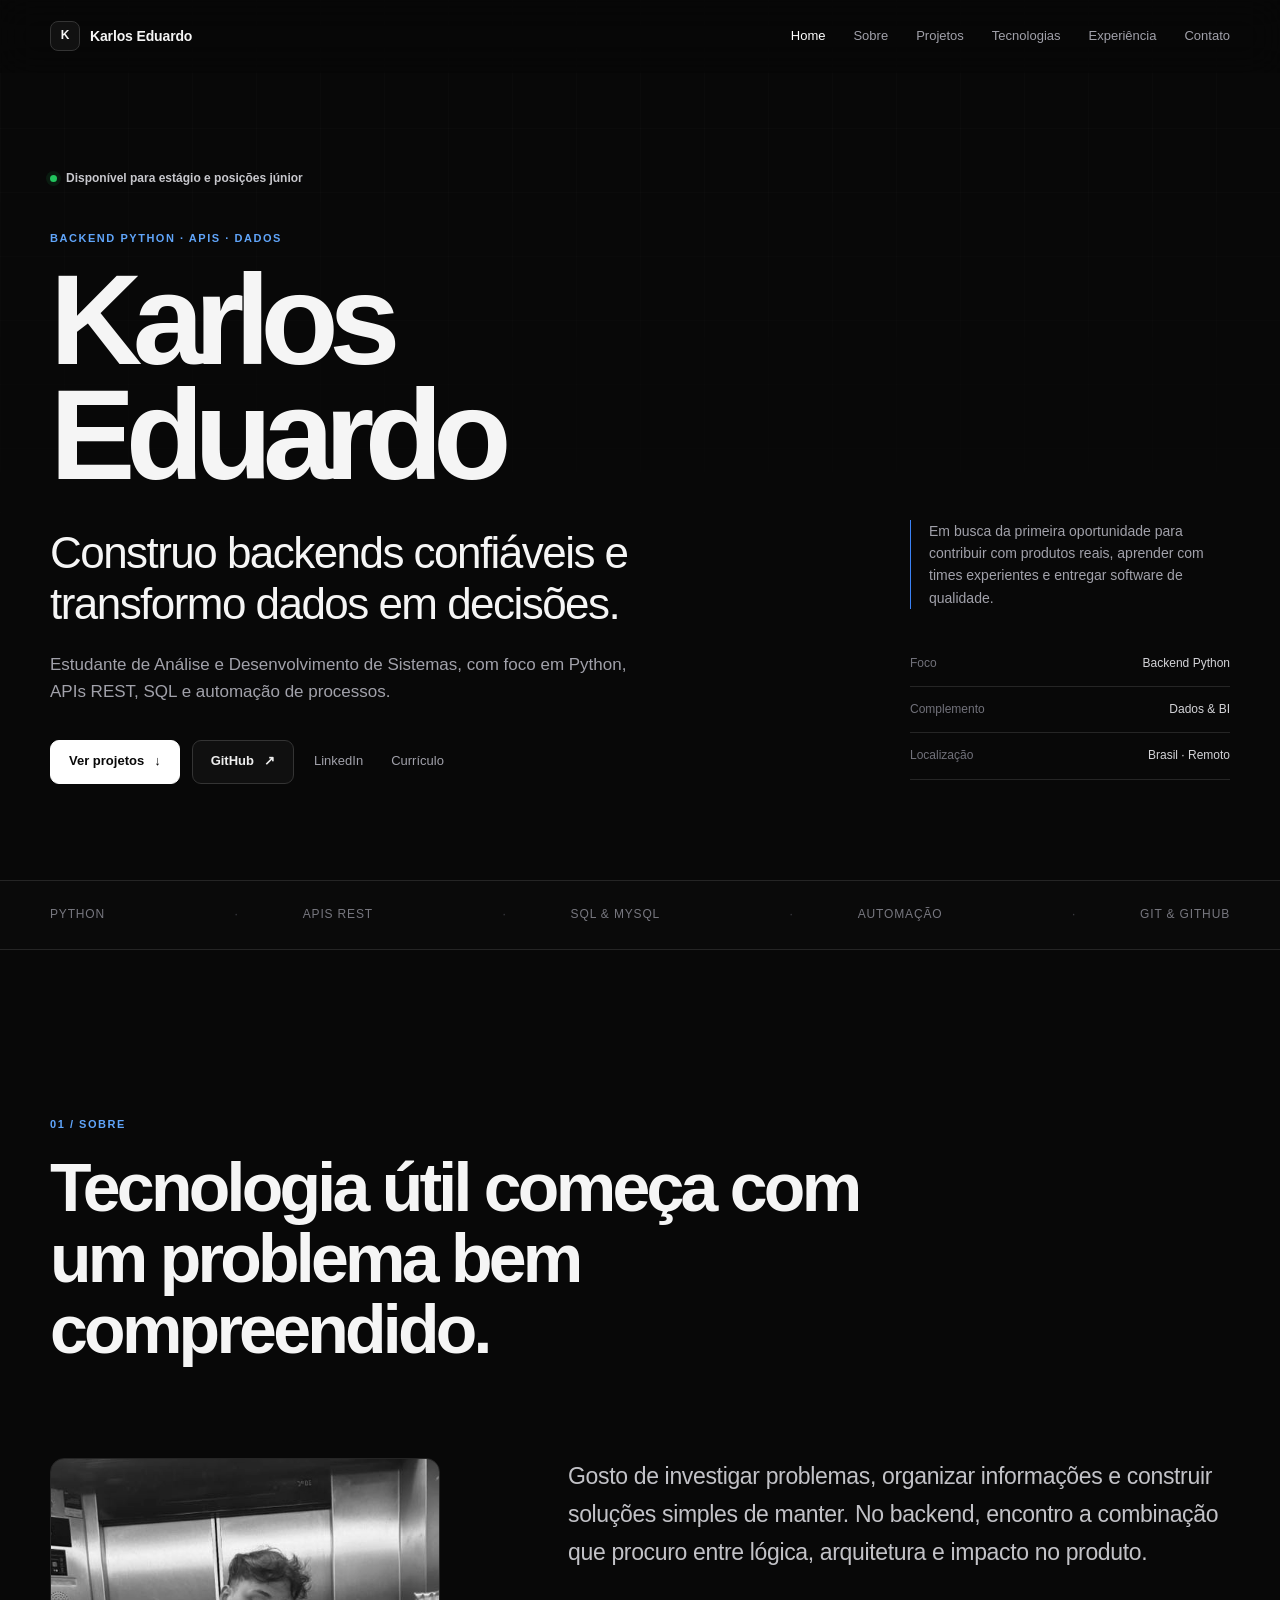
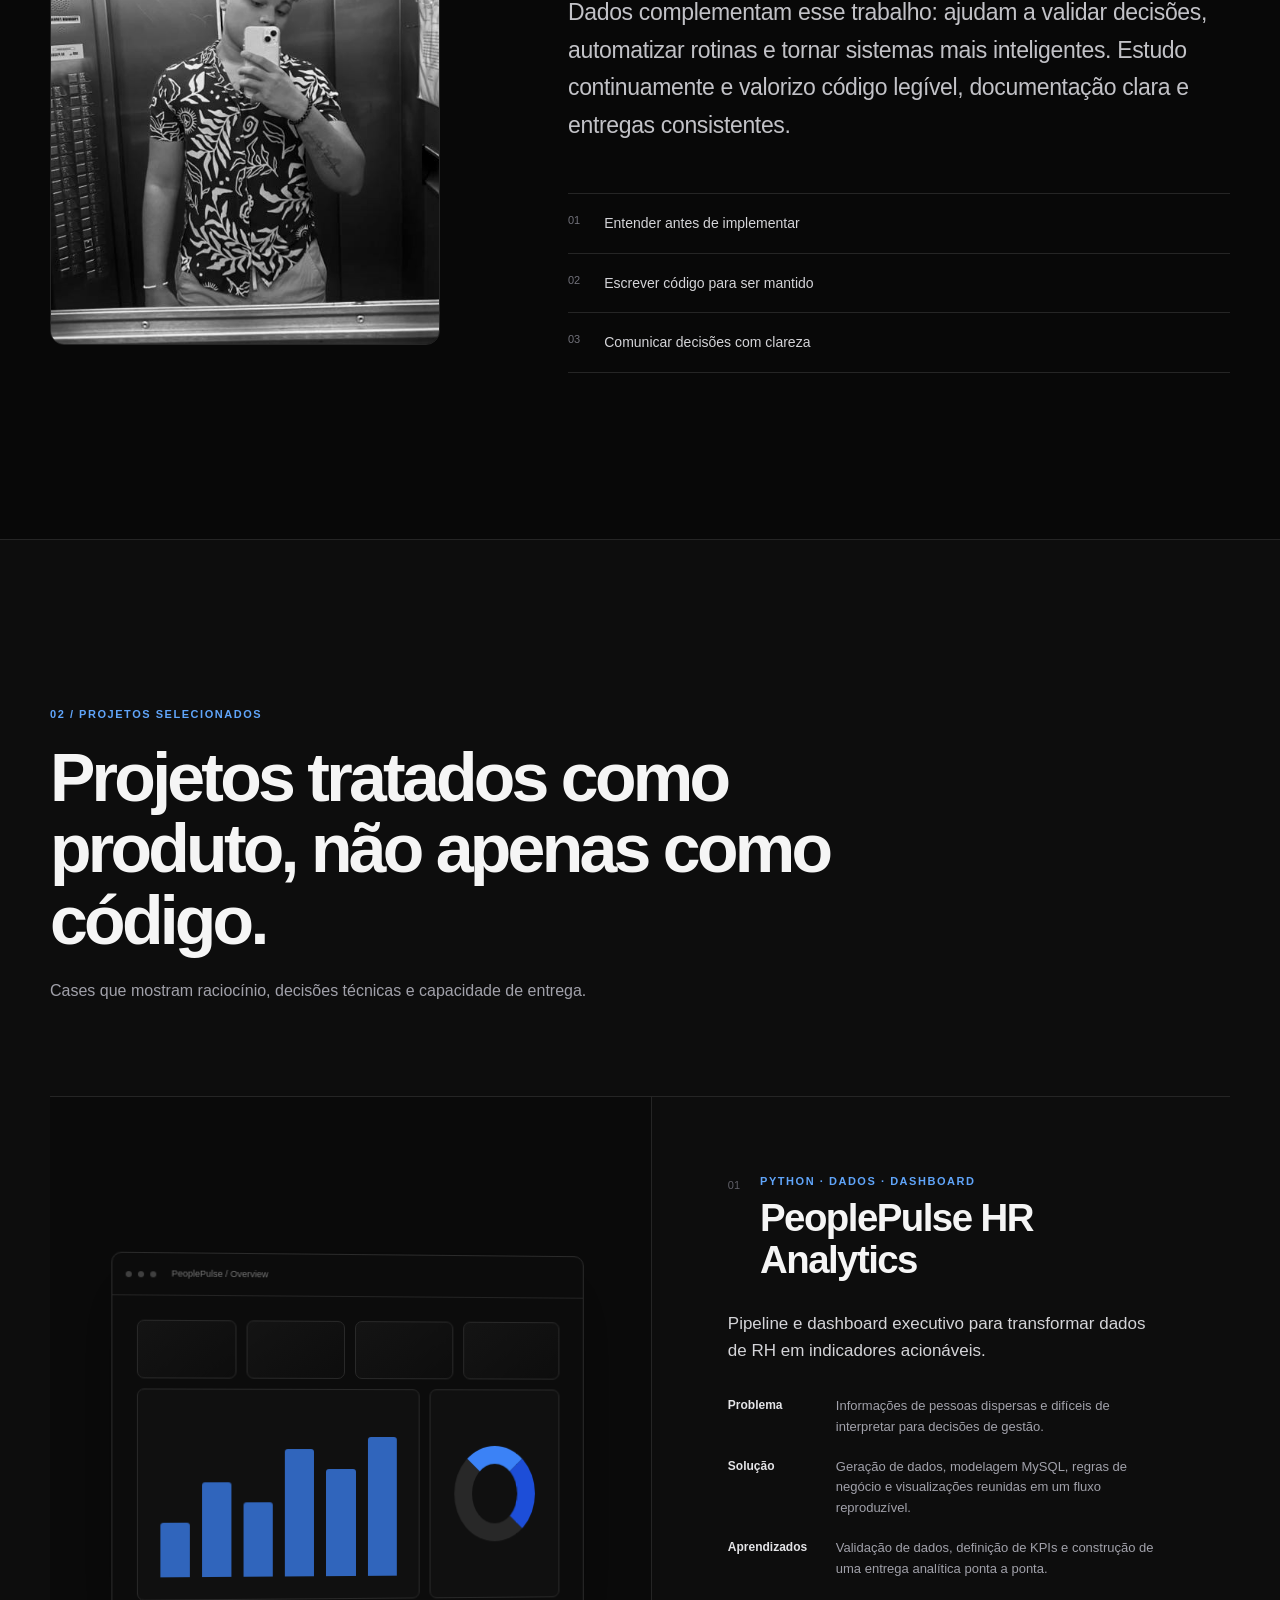
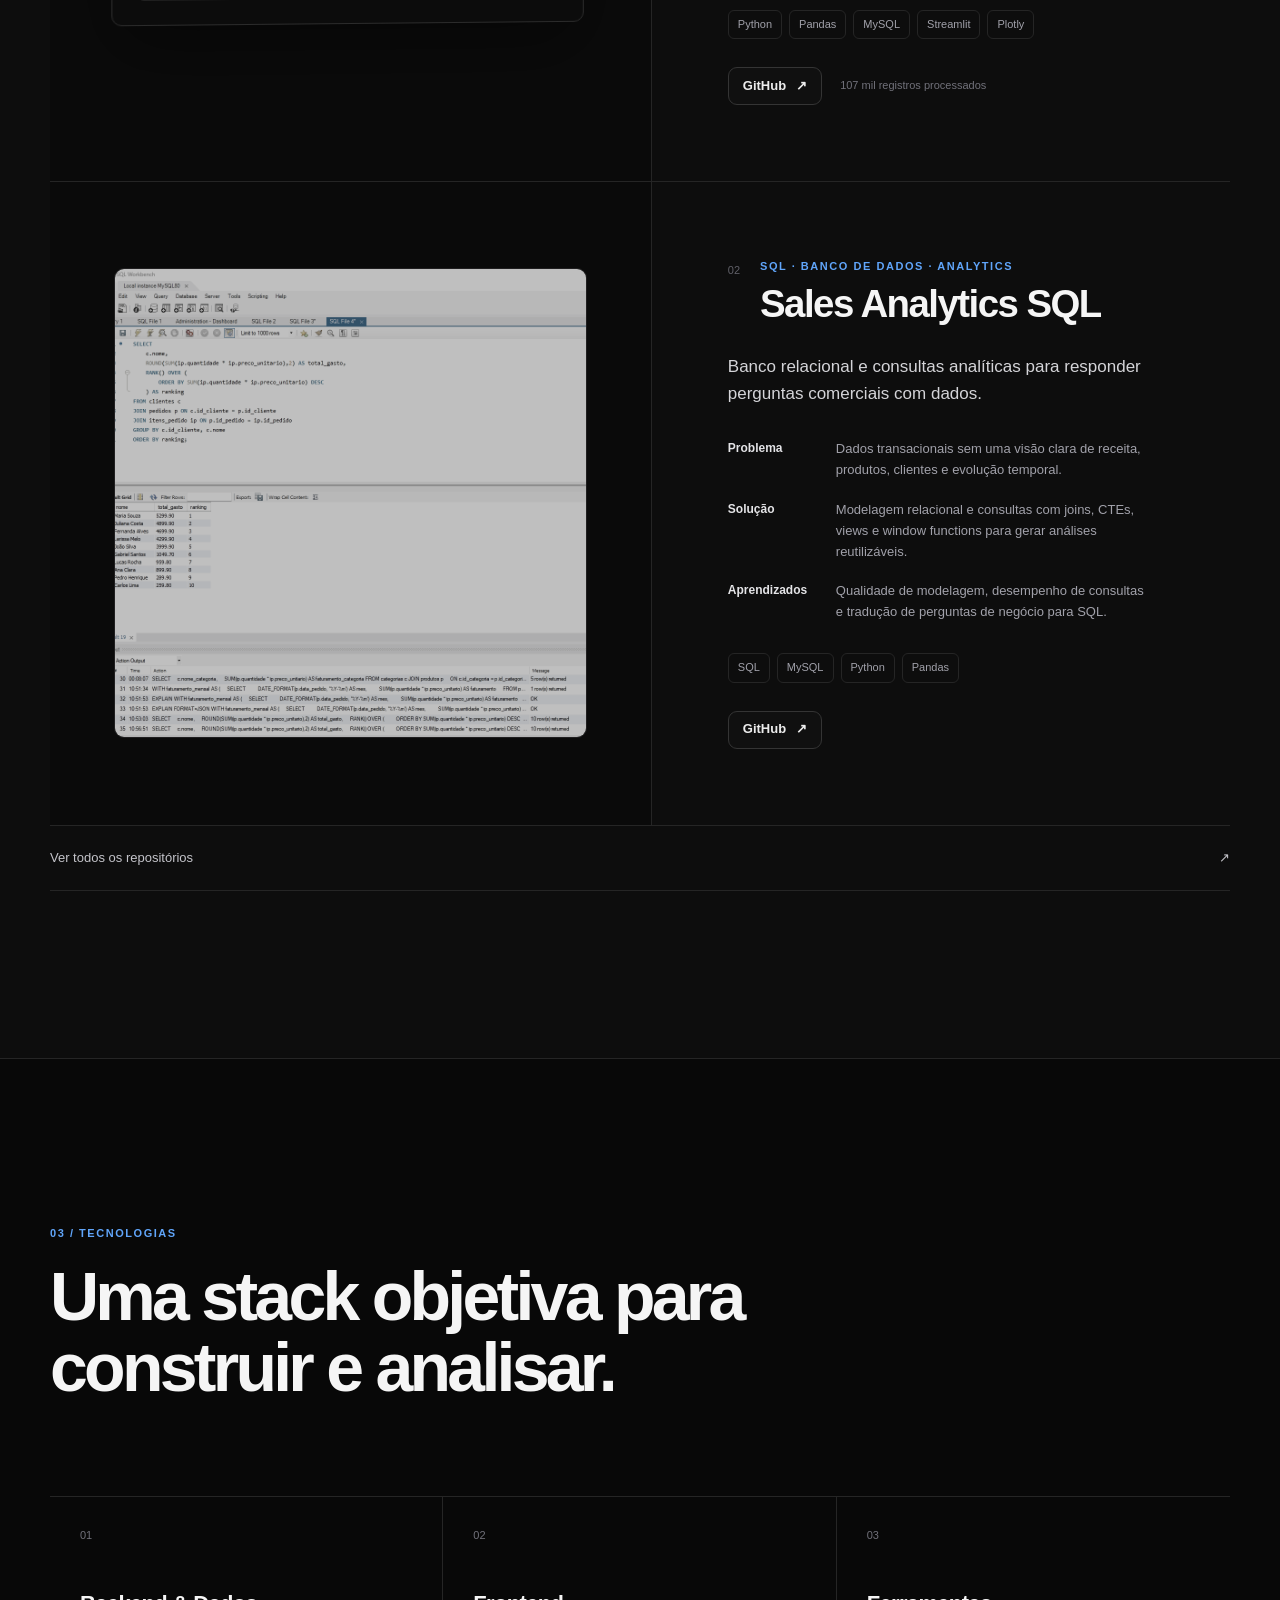
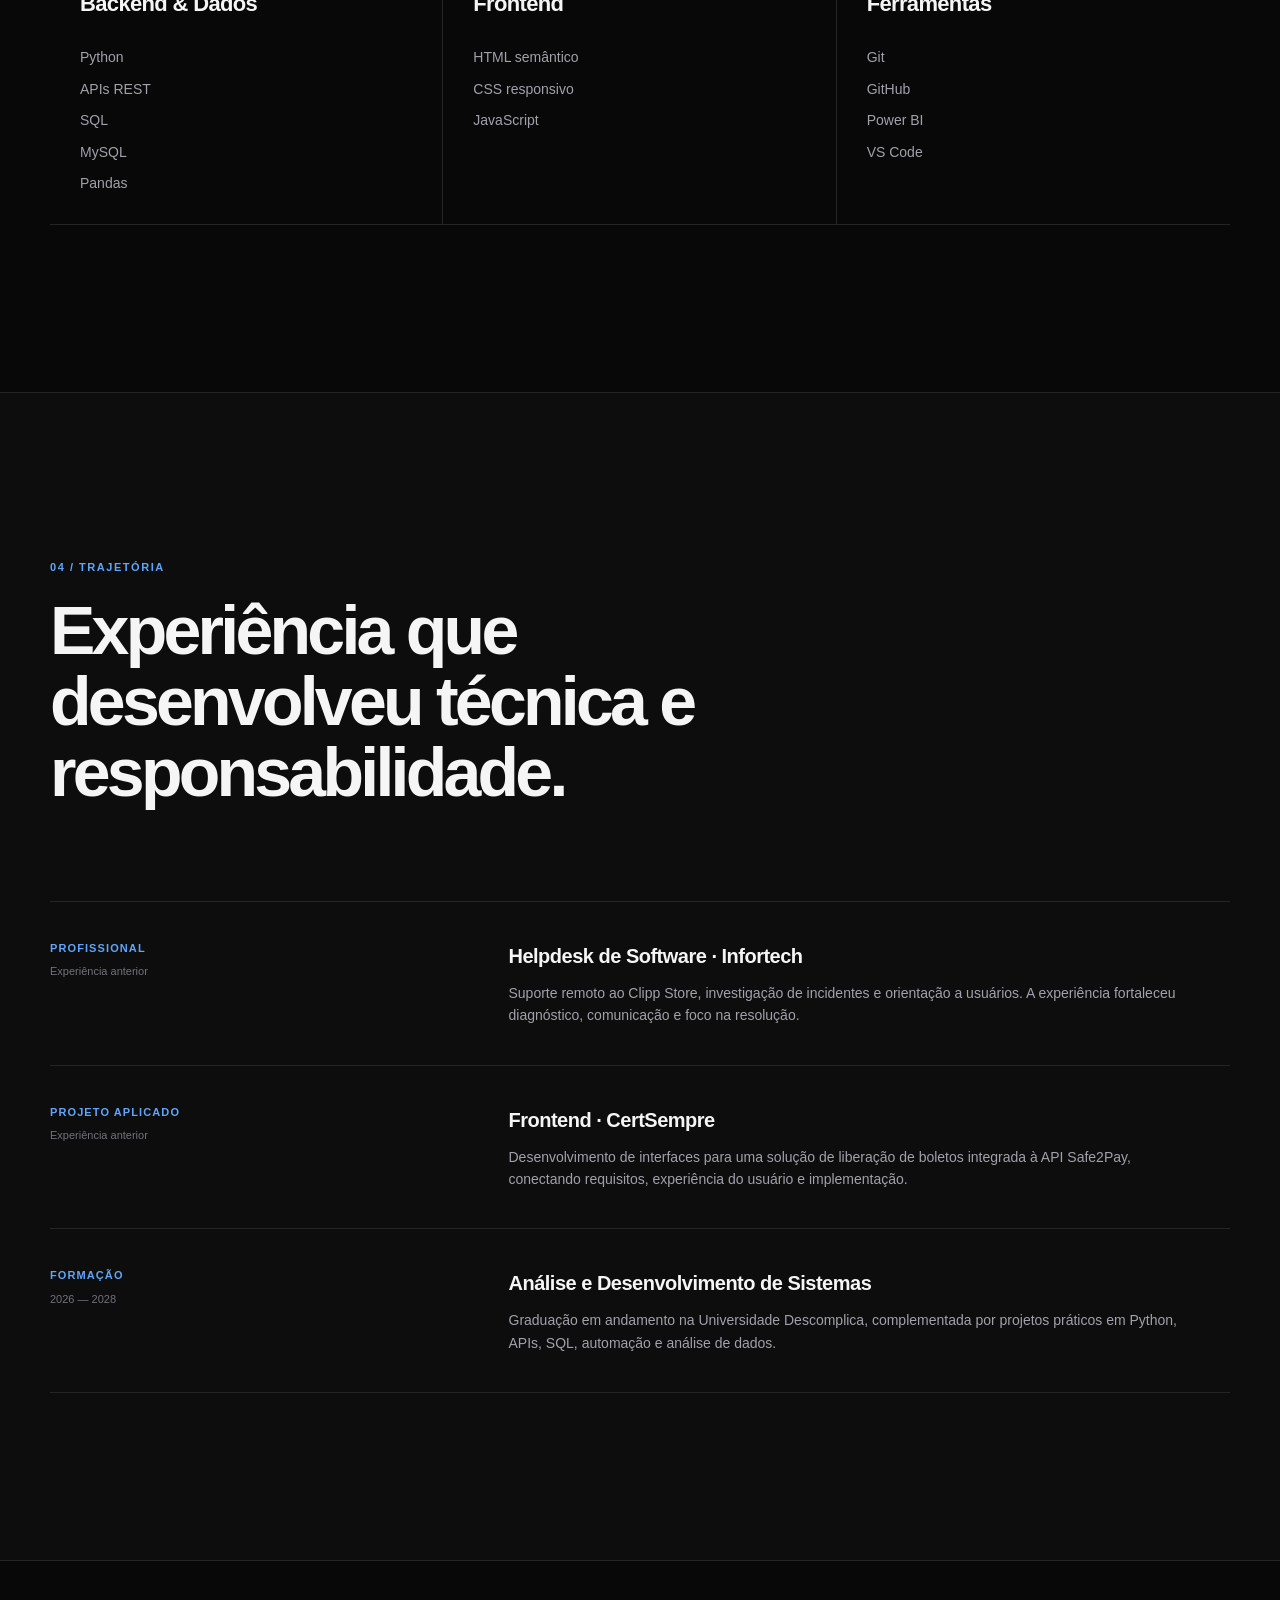
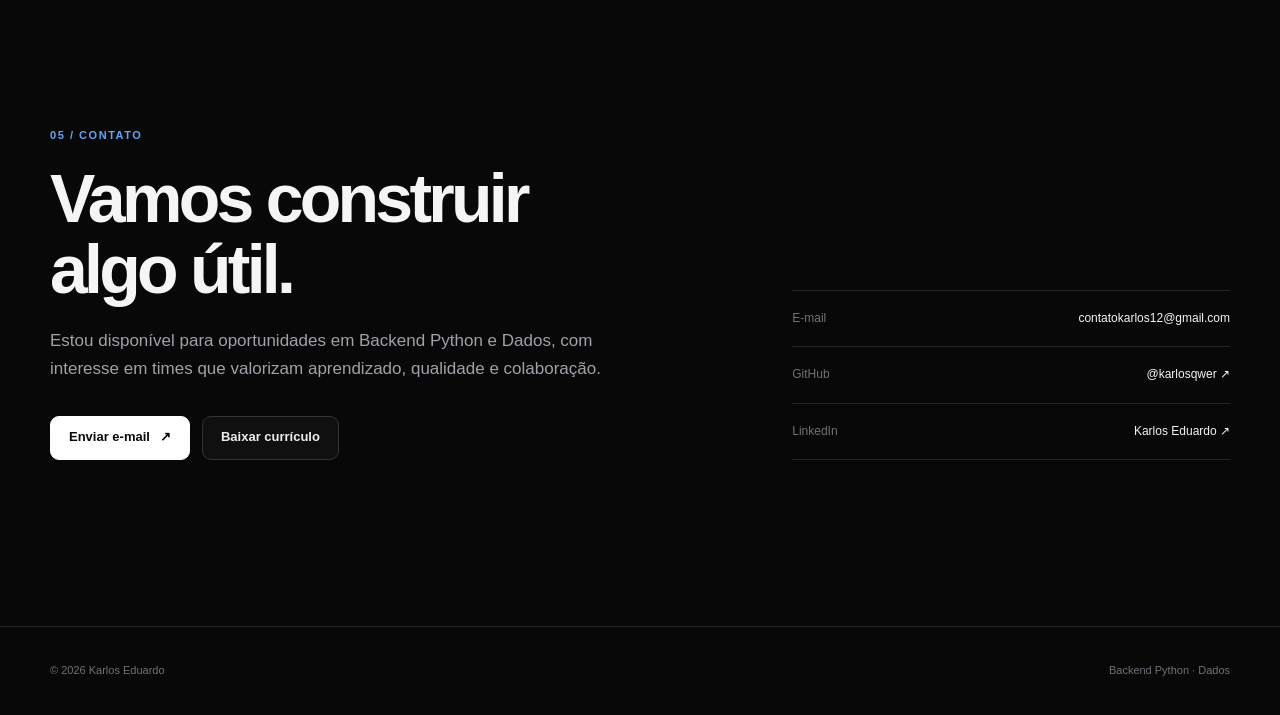
<file: index.html>
<!doctype html>
<html lang="pt-BR">
<head>
  <meta charset="utf-8">
  <meta name="viewport" content="width=device-width, initial-scale=1">
  <meta name="description" content="Portfólio de Karlos Eduardo, desenvolvedor Backend Python com foco em APIs, automação, SQL e soluções orientadas por dados.">
  <meta name="author" content="Karlos Eduardo">
  <meta name="theme-color" content="#080808">
  <meta name="color-scheme" content="dark">
  <meta property="og:type" content="website">
  <meta property="og:locale" content="pt_BR">
  <meta property="og:title" content="Karlos Eduardo — Backend Python & Dados">
  <meta property="og:description" content="Backend Python, APIs e dados transformados em soluções confiáveis.">
  <meta property="og:image" content="assets/images/imagens_projetos/print-projeto.png">
  <meta name="twitter:card" content="summary_large_image">
  <meta name="twitter:title" content="Karlos Eduardo — Backend Python & Dados">
  <meta name="twitter:description" content="Backend Python, APIs e dados transformados em soluções confiáveis.">
  <meta name="twitter:image" content="assets/images/imagens_projetos/print-projeto.png">
  <title>Karlos Eduardo — Backend Python & Dados</title>
  <link rel="icon" href="assets/images/favicon/favicon.ico">
  <link rel="stylesheet" href="assets/styles/style.css">
  <script type="application/ld+json">
    {
      "@context": "https://schema.org",
      "@type": "Person",
      "name": "Karlos Eduardo",
      "url": "https://github.com/karlosqwer",
      "email": "mailto:contatokarlos12@gmail.com",
      "jobTitle": "Desenvolvedor Backend Python",
      "sameAs": [
        "https://github.com/karlosqwer",
        "https://www.linkedin.com/in/karlos-eduardo-414016253/"
      ],
      "knowsAbout": ["Python", "APIs REST", "SQL", "MySQL", "Análise de dados", "Power BI"]
    }
  </script>
</head>
<body>
  <a class="skip-link" href="#conteudo">Pular para o conteúdo</a>

  <header class="site-header" data-header>
    <nav class="nav container" aria-label="Navegação principal">
      <a class="brand" href="#inicio" aria-label="Karlos Eduardo, início">
        <span class="brand-symbol" aria-hidden="true">K</span>
        <span>Karlos Eduardo</span>
      </a>

      <button class="menu-toggle" type="button" aria-label="Abrir menu" aria-expanded="false" aria-controls="nav-links">
        <span></span><span></span>
      </button>

      <div class="nav-links" id="nav-links">
        <a href="#inicio">Home</a>
        <a href="#sobre">Sobre</a>
        <a href="#projetos">Projetos</a>
        <a href="#tecnologias">Tecnologias</a>
        <a href="#experiencia">Experiência</a>
        <a href="#contato">Contato</a>
      </div>
    </nav>
  </header>

  <main id="conteudo">
    <section class="hero container" id="inicio" aria-labelledby="hero-title">
      <div class="hero-content reveal">
        <p class="status"><span aria-hidden="true"></span> Disponível para estágio e posições júnior</p>
        <p class="kicker">Backend Python · APIs · Dados</p>
        <h1 id="hero-title">Karlos Eduardo</h1>
        <p class="hero-statement">Construo backends confiáveis e transformo dados em decisões.</p>
        <p class="hero-description">
          Estudante de Análise e Desenvolvimento de Sistemas, com foco em Python,
          APIs REST, SQL e automação de processos.
        </p>
        <div class="hero-actions" aria-label="Links principais">
          <a class="button button-primary" href="#projetos">Ver projetos <span aria-hidden="true">↓</span></a>
          <a class="button" href="https://github.com/karlosqwer" target="_blank" rel="noopener noreferrer">GitHub <span aria-hidden="true">↗</span></a>
          <a class="text-action" href="https://www.linkedin.com/in/karlos-eduardo-414016253/" target="_blank" rel="noopener noreferrer">LinkedIn</a>
          <a class="text-action" href="assets/dowloands/Curriculo de Karlos.pdf" download>Currículo</a>
        </div>
      </div>
      <aside class="hero-note reveal" aria-label="Resumo profissional">
        <p>Em busca da primeira oportunidade para contribuir com produtos reais, aprender com times experientes e entregar software de qualidade.</p>
        <dl>
          <div><dt>Foco</dt><dd>Backend Python</dd></div>
          <div><dt>Complemento</dt><dd>Dados & BI</dd></div>
          <div><dt>Localização</dt><dd>Brasil · Remoto</dd></div>
        </dl>
      </aside>
    </section>

    <section class="signal-strip" aria-label="Principais competências">
      <div class="container signal-list">
        <span>Python</span>
        <span>APIs REST</span>
        <span>SQL & MySQL</span>
        <span>Automação</span>
        <span>Git & GitHub</span>
      </div>
    </section>

    <section class="section container" id="sobre" aria-labelledby="about-title">
      <div class="section-intro reveal">
        <p class="section-index">01 / Sobre</p>
        <h2 id="about-title">Tecnologia útil começa com um problema bem compreendido.</h2>
      </div>
      <div class="about-layout">
        <figure class="portrait reveal">
          <img src="assets/images/fotos/imagem-perfil.png" alt="Retrato de Karlos Eduardo" width="638" height="636" loading="lazy" decoding="async">
        </figure>
        <div class="about-copy reveal">
          <p>
            Gosto de investigar problemas, organizar informações e construir soluções
            simples de manter. No backend, encontro a combinação que procuro entre
            lógica, arquitetura e impacto no produto.
          </p>
          <p>
            Dados complementam esse trabalho: ajudam a validar decisões, automatizar
            rotinas e tornar sistemas mais inteligentes. Estudo continuamente e
            valorizo código legível, documentação clara e entregas consistentes.
          </p>
          <ul class="principles" aria-label="Princípios de trabalho">
            <li><span>01</span> Entender antes de implementar</li>
            <li><span>02</span> Escrever código para ser mantido</li>
            <li><span>03</span> Comunicar decisões com clareza</li>
          </ul>
        </div>
      </div>
    </section>

    <section class="section projects-section" id="projetos" aria-labelledby="projects-title">
      <div class="container">
        <div class="section-intro reveal">
          <p class="section-index">02 / Projetos selecionados</p>
          <h2 id="projects-title">Projetos tratados como produto, não apenas como código.</h2>
          <p>Cases que mostram raciocínio, decisões técnicas e capacidade de entrega.</p>
        </div>

        <article class="case reveal">
          <div class="case-visual case-dashboard" aria-label="Prévia visual do dashboard PeoplePulse">
            <div class="dashboard-shell">
              <div class="dashboard-top"><span></span><span></span><span></span><strong>PeoplePulse / Overview</strong></div>
              <div class="dashboard-body">
                <div class="dashboard-kpis"><i></i><i></i><i></i><i></i></div>
                <div class="dashboard-grid">
                  <div class="chart-bars"><b></b><b></b><b></b><b></b><b></b><b></b></div>
                  <div class="chart-ring"></div>
                </div>
              </div>
            </div>
          </div>
          <div class="case-content">
            <div class="case-heading">
              <span class="case-number">01</span>
              <div><p class="case-type">Python · Dados · Dashboard</p><h3>PeoplePulse HR Analytics</h3></div>
            </div>
            <p class="case-summary">Pipeline e dashboard executivo para transformar dados de RH em indicadores acionáveis.</p>
            <div class="case-details">
              <div><h4>Problema</h4><p>Informações de pessoas dispersas e difíceis de interpretar para decisões de gestão.</p></div>
              <div><h4>Solução</h4><p>Geração de dados, modelagem MySQL, regras de negócio e visualizações reunidas em um fluxo reproduzível.</p></div>
              <div><h4>Aprendizados</h4><p>Validação de dados, definição de KPIs e construção de uma entrega analítica ponta a ponta.</p></div>
            </div>
            <ul class="tech-list" aria-label="Tecnologias do PeoplePulse">
              <li>Python</li><li>Pandas</li><li>MySQL</li><li>Streamlit</li><li>Plotly</li>
            </ul>
            <div class="case-actions">
              <a class="button button-small" href="https://github.com/karlosqwer/hr-analytics" target="_blank" rel="noopener noreferrer">GitHub <span aria-hidden="true">↗</span></a>
              <span class="case-metric">107 mil registros processados</span>
            </div>
          </div>
        </article>

        <article class="case reveal">
          <div class="case-visual">
            <img src="assets/images/imagens_projetos/sales-analytics.png" alt="Consulta SQL com ranking de clientes no MySQL Workbench" width="1108" height="998" loading="lazy" decoding="async">
          </div>
          <div class="case-content">
            <div class="case-heading">
              <span class="case-number">02</span>
              <div><p class="case-type">SQL · Banco de dados · Analytics</p><h3>Sales Analytics SQL</h3></div>
            </div>
            <p class="case-summary">Banco relacional e consultas analíticas para responder perguntas comerciais com dados.</p>
            <div class="case-details">
              <div><h4>Problema</h4><p>Dados transacionais sem uma visão clara de receita, produtos, clientes e evolução temporal.</p></div>
              <div><h4>Solução</h4><p>Modelagem relacional e consultas com joins, CTEs, views e window functions para gerar análises reutilizáveis.</p></div>
              <div><h4>Aprendizados</h4><p>Qualidade de modelagem, desempenho de consultas e tradução de perguntas de negócio para SQL.</p></div>
            </div>
            <ul class="tech-list" aria-label="Tecnologias do Sales Analytics">
              <li>SQL</li><li>MySQL</li><li>Python</li><li>Pandas</li>
            </ul>
            <div class="case-actions">
              <a class="button button-small" href="https://github.com/karlosqwer/sales-analytics-sql" target="_blank" rel="noopener noreferrer">GitHub <span aria-hidden="true">↗</span></a>
            </div>
          </div>
        </article>

        <a class="all-projects reveal" href="https://github.com/karlosqwer?tab=repositories" target="_blank" rel="noopener noreferrer">
          Ver todos os repositórios <span aria-hidden="true">↗</span>
        </a>
      </div>
    </section>

    <section class="section container" id="tecnologias" aria-labelledby="stack-title">
      <div class="section-intro reveal">
        <p class="section-index">03 / Tecnologias</p>
        <h2 id="stack-title">Uma stack objetiva para construir e analisar.</h2>
      </div>
      <div class="stack-grid">
        <article class="stack-group reveal">
          <p>01</p><h3>Backend & Dados</h3>
          <ul><li>Python</li><li>APIs REST</li><li>SQL</li><li>MySQL</li><li>Pandas</li></ul>
        </article>
        <article class="stack-group reveal">
          <p>02</p><h3>Frontend</h3>
          <ul><li>HTML semântico</li><li>CSS responsivo</li><li>JavaScript</li></ul>
        </article>
        <article class="stack-group reveal">
          <p>03</p><h3>Ferramentas</h3>
          <ul><li>Git</li><li>GitHub</li><li>Power BI</li><li>VS Code</li></ul>
        </article>
      </div>
    </section>

    <section class="section experience-section" id="experiencia" aria-labelledby="experience-title">
      <div class="container">
        <div class="section-intro reveal">
          <p class="section-index">04 / Trajetória</p>
          <h2 id="experience-title">Experiência que desenvolveu técnica e responsabilidade.</h2>
        </div>
        <div class="timeline">
          <article class="timeline-item reveal">
            <div class="timeline-meta"><span>Profissional</span><time>Experiência anterior</time></div>
            <div><h3>Helpdesk de Software · Infortech</h3><p>Suporte remoto ao Clipp Store, investigação de incidentes e orientação a usuários. A experiência fortaleceu diagnóstico, comunicação e foco na resolução.</p></div>
          </article>
          <article class="timeline-item reveal">
            <div class="timeline-meta"><span>Projeto aplicado</span><time>Experiência anterior</time></div>
            <div><h3>Frontend · CertSempre</h3><p>Desenvolvimento de interfaces para uma solução de liberação de boletos integrada à API Safe2Pay, conectando requisitos, experiência do usuário e implementação.</p></div>
          </article>
          <article class="timeline-item reveal">
            <div class="timeline-meta"><span>Formação</span><time>2026 — 2028</time></div>
            <div><h3>Análise e Desenvolvimento de Sistemas</h3><p>Graduação em andamento na Universidade Descomplica, complementada por projetos práticos em Python, APIs, SQL, automação e análise de dados.</p></div>
          </article>
        </div>
      </div>
    </section>

    <section class="section contact container" id="contato" aria-labelledby="contact-title">
      <div class="contact-content reveal">
        <p class="section-index">05 / Contato</p>
        <h2 id="contact-title">Vamos construir algo útil.</h2>
        <p>Estou disponível para oportunidades em Backend Python e Dados, com interesse em times que valorizam aprendizado, qualidade e colaboração.</p>
        <div class="contact-actions">
          <a class="button button-primary" href="mailto:contatokarlos12@gmail.com">Enviar e-mail <span aria-hidden="true">↗</span></a>
          <a class="button" href="assets/dowloands/Curriculo de Karlos.pdf" download>Baixar currículo</a>
        </div>
      </div>
      <address class="contact-links reveal">
        <a href="mailto:contatokarlos12@gmail.com"><span>E-mail</span><strong>contatokarlos12@gmail.com</strong></a>
        <a href="https://github.com/karlosqwer" target="_blank" rel="noopener noreferrer"><span>GitHub</span><strong>@karlosqwer ↗</strong></a>
        <a href="https://www.linkedin.com/in/karlos-eduardo-414016253/" target="_blank" rel="noopener noreferrer"><span>LinkedIn</span><strong>Karlos Eduardo ↗</strong></a>
      </address>
    </section>
  </main>

  <footer class="site-footer">
    <div class="container footer-inner">
      <p>© <span id="year"></span> Karlos Eduardo</p>
      <p>Backend Python · Dados</p>
    </div>
  </footer>

  <button class="back-to-top" type="button" aria-label="Voltar ao topo" title="Voltar ao topo">↑</button>
  <script src="assets/javascript/script.js" defer></script>
</body>
</html>
</file>
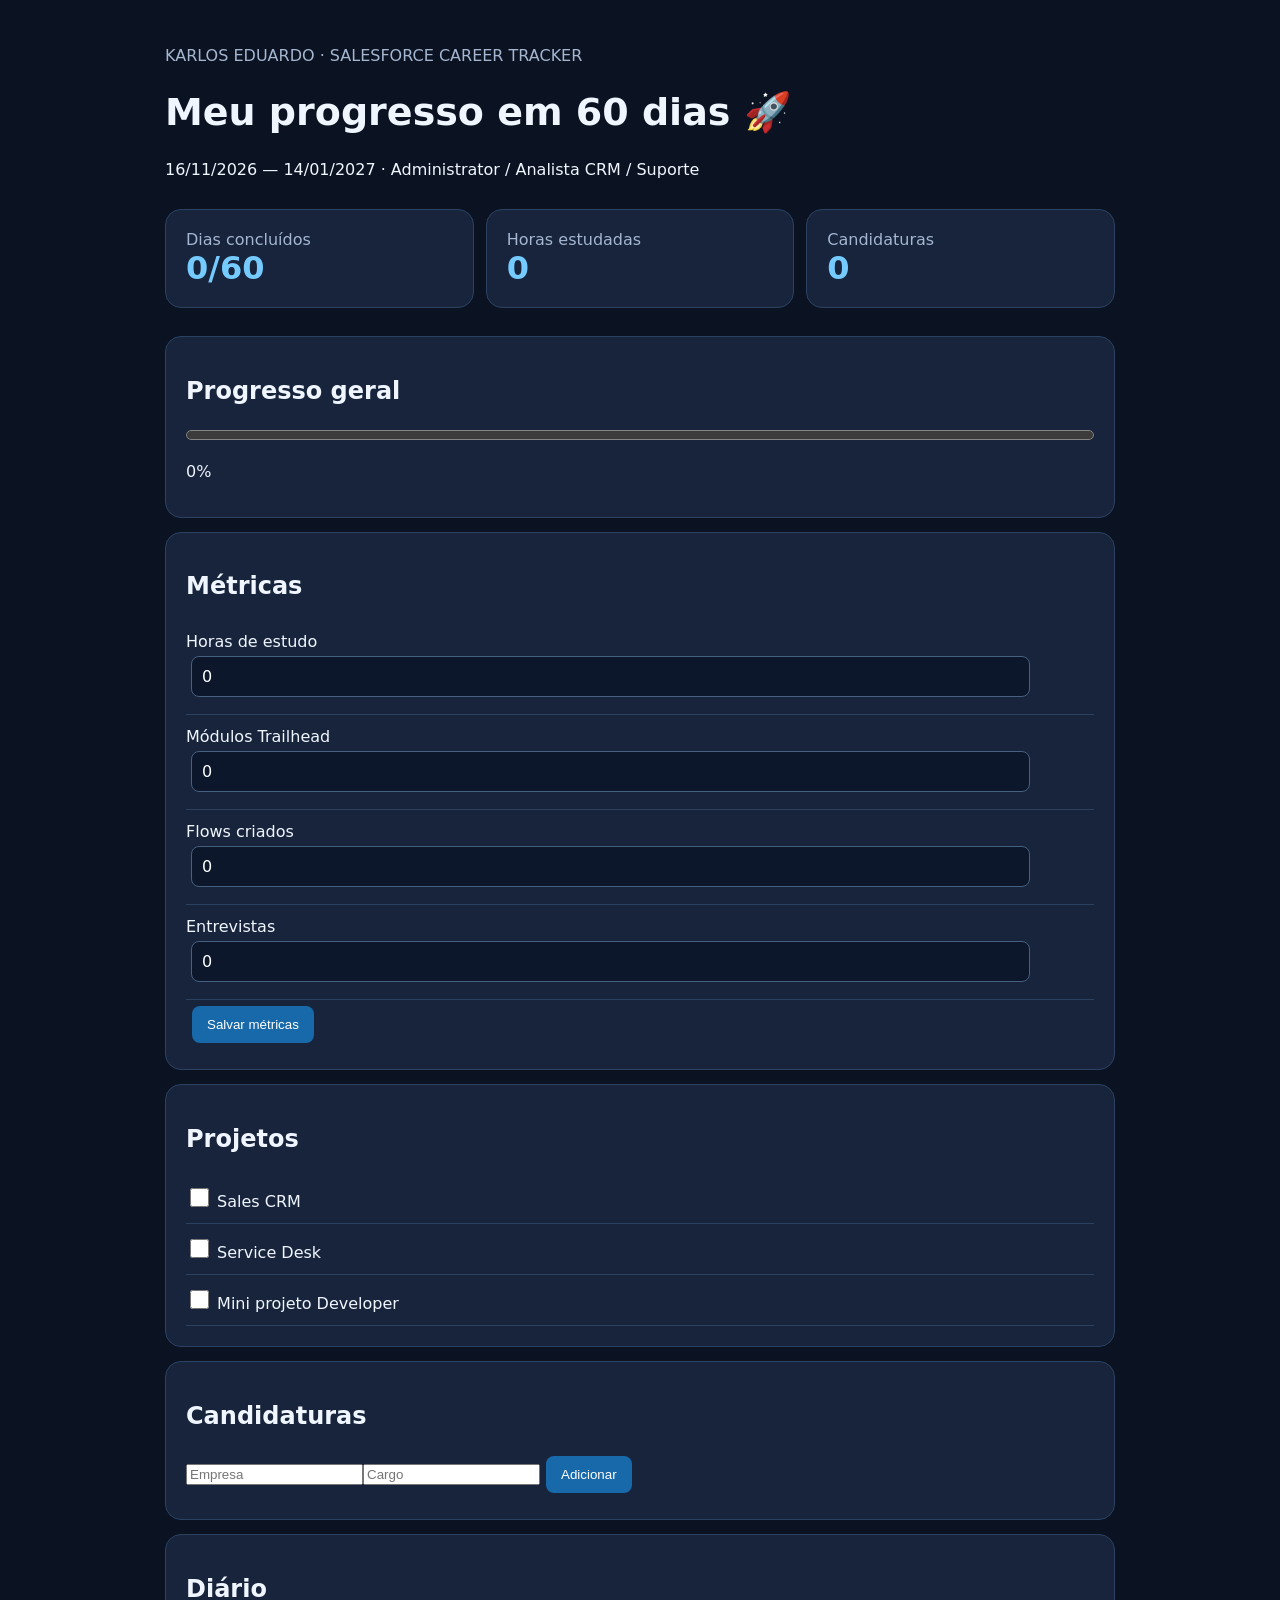
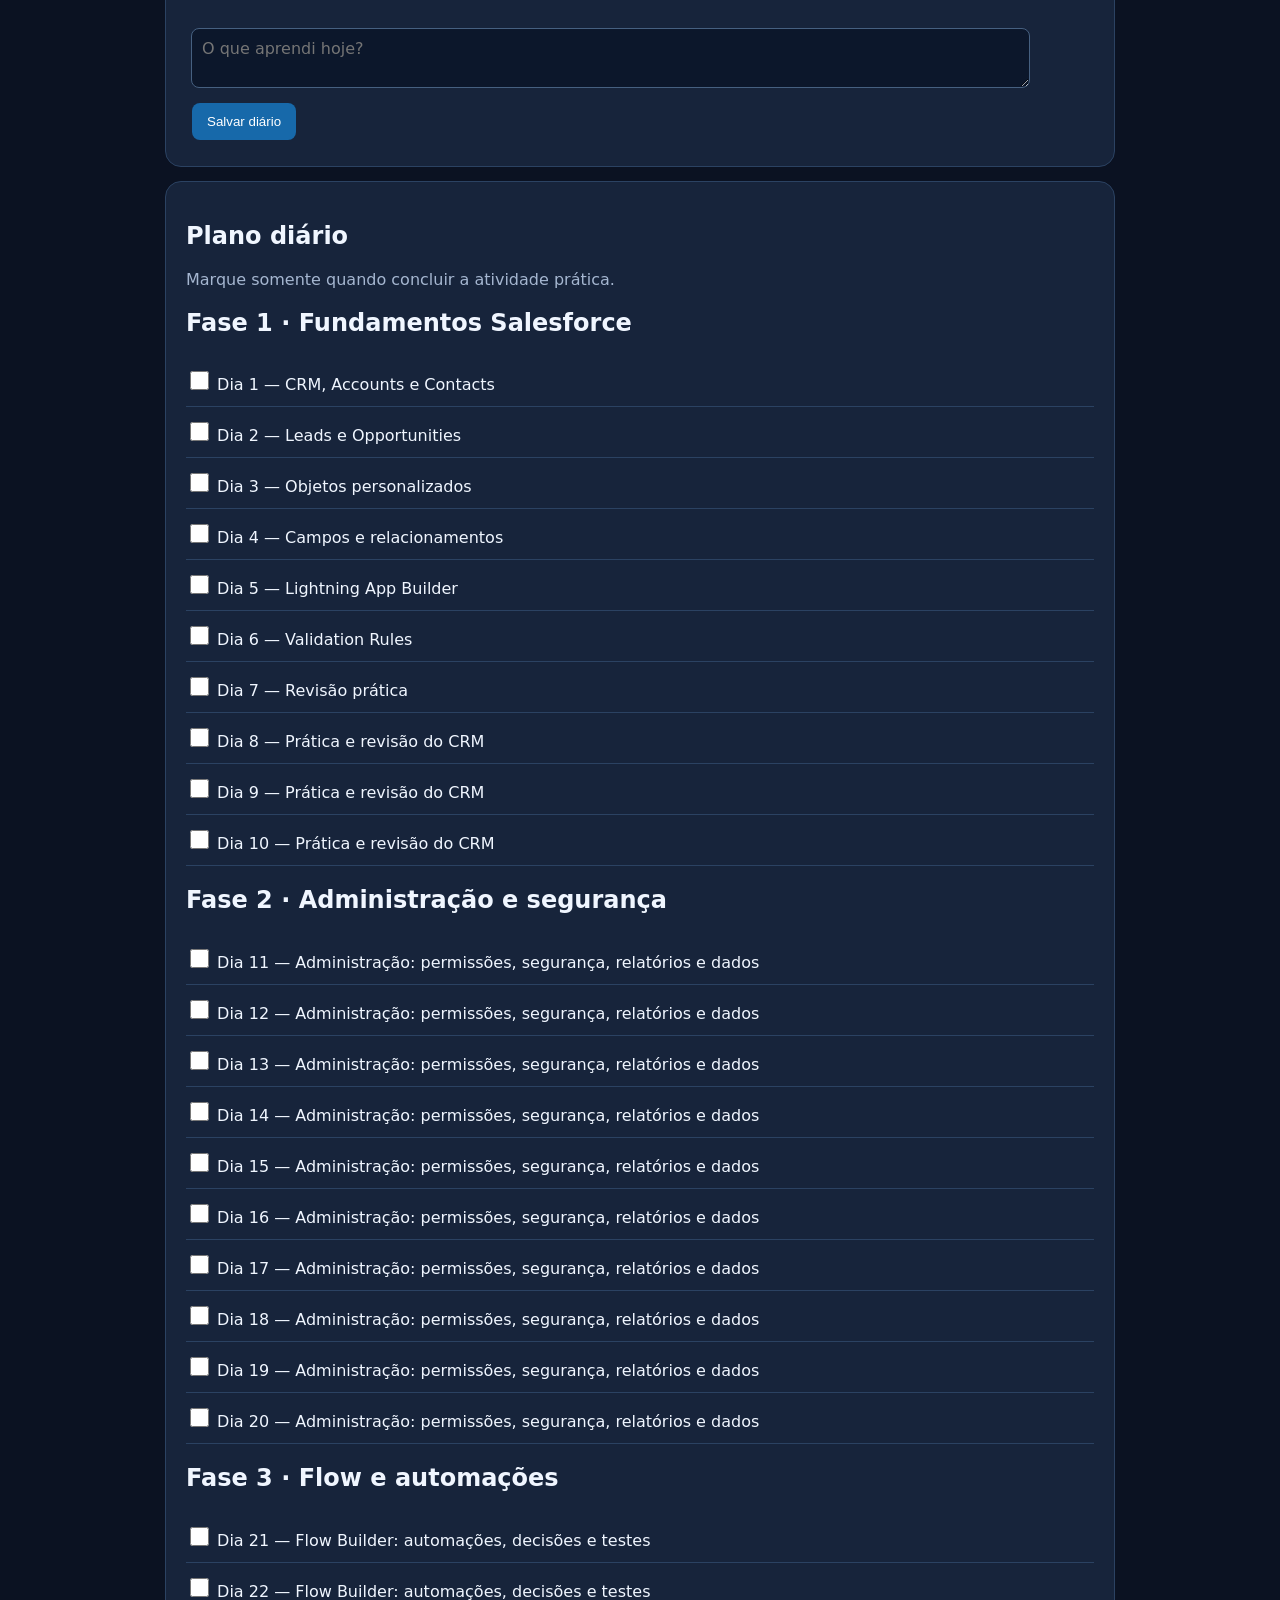
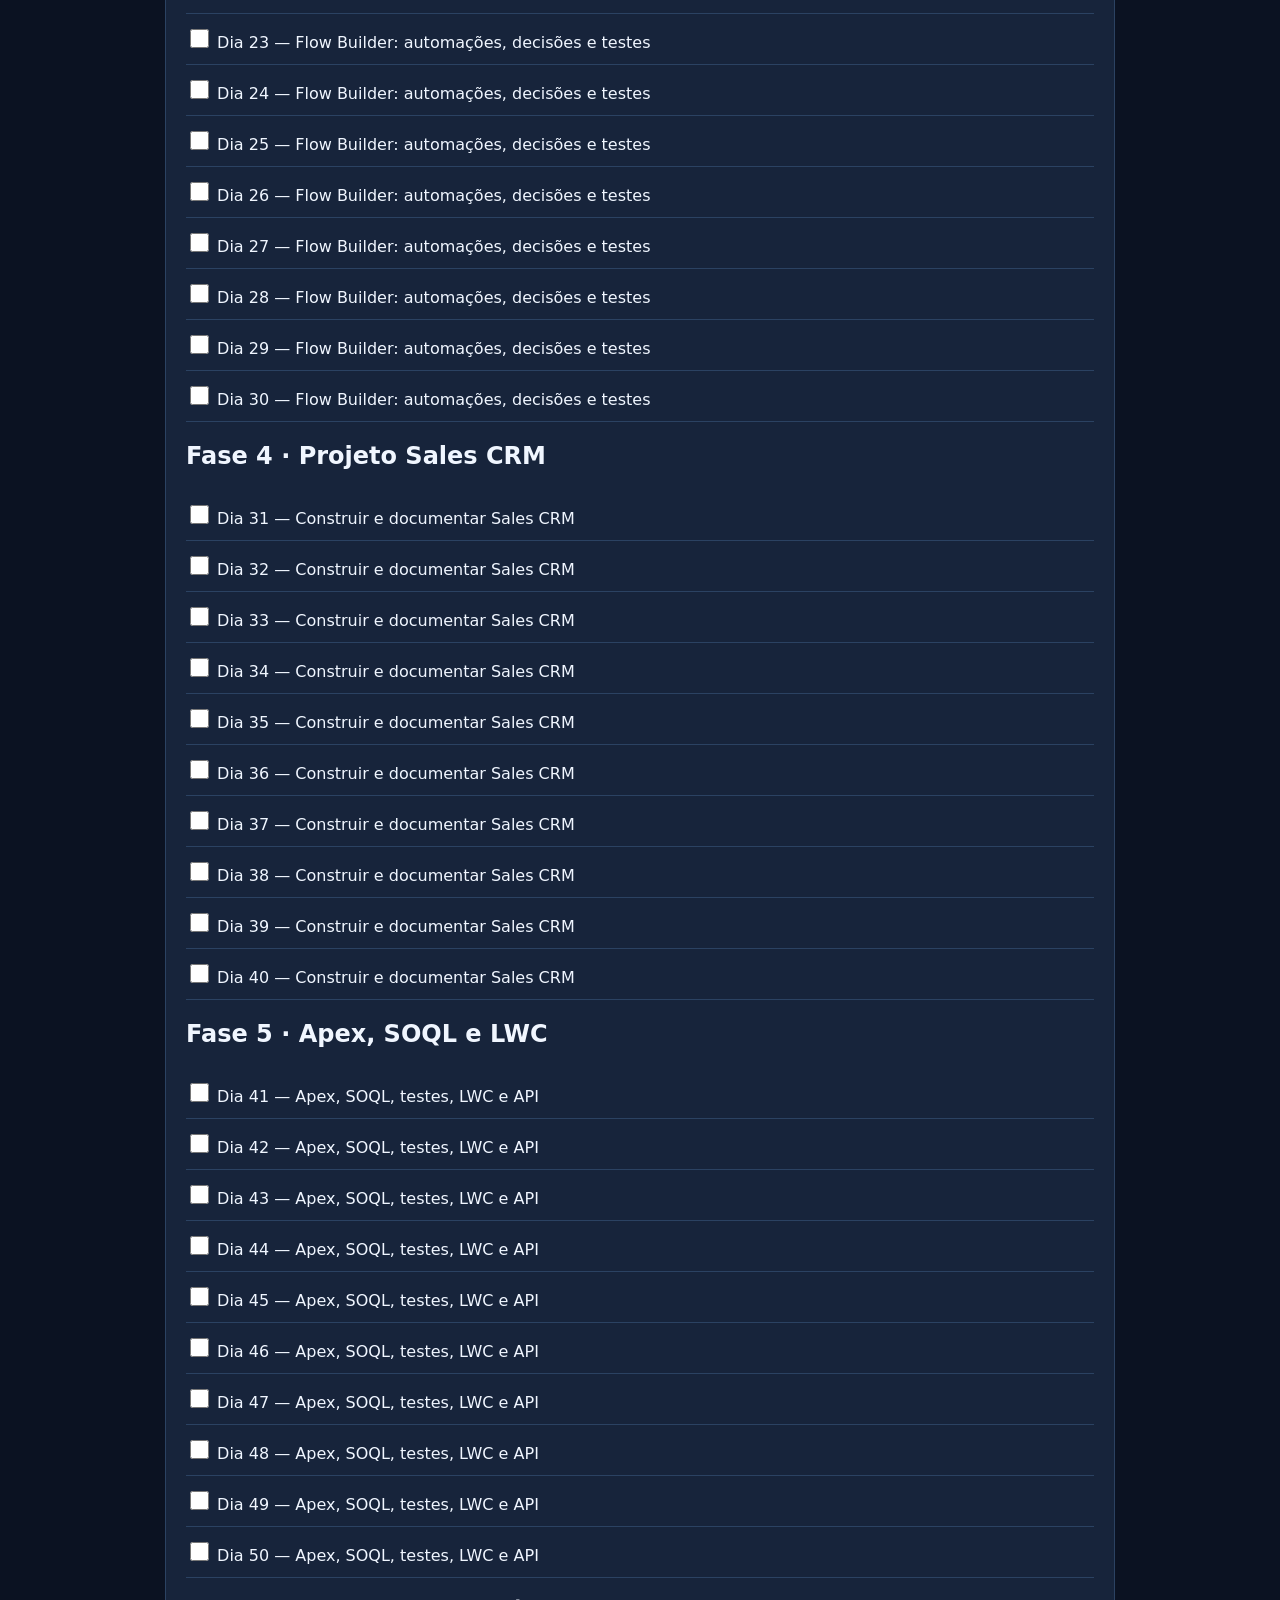
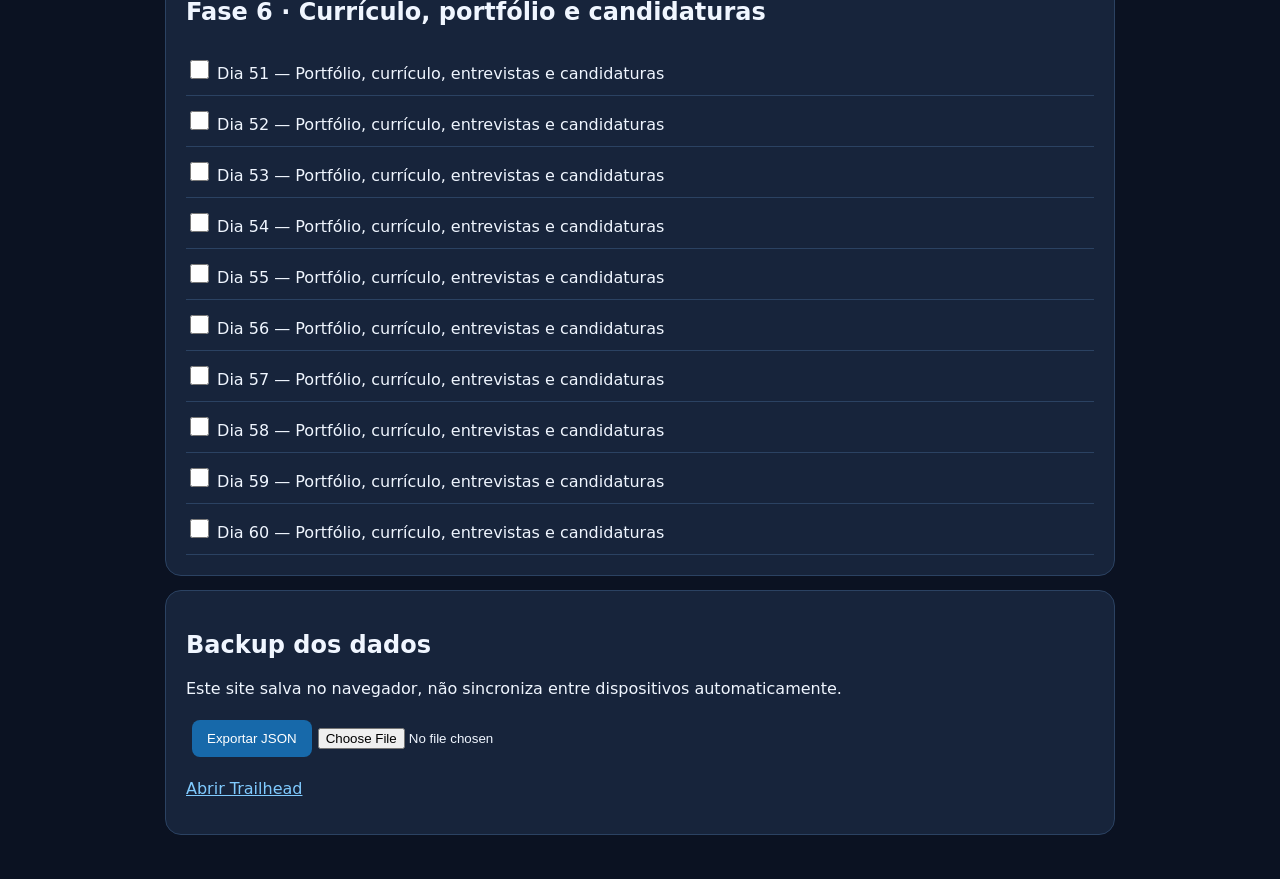
<file: salesforce-tracker/index.html>
<!doctype html><html lang="pt-BR"><head><meta charset="utf-8"><meta name="viewport" content="width=device-width,initial-scale=1"><title>Salesforce | Progresso Karlos</title><style>body{margin:0;background:#0b1222;color:#f0f6ff;font:16px system-ui}main{max-width:950px;margin:auto;padding:30px 18px}h1{font-size:38px}.muted{color:#a5b6d0}.grid{display:grid;grid-template-columns:repeat(auto-fit,minmax(180px,1fr));gap:12px}.card{background:#17243b;border:1px solid #2b4262;border-radius:16px;padding:20px;margin:14px 0}.num{font-size:32px;color:#75caff;font-weight:800}progress{width:100%;height:20px;accent-color:#23bca8}label{display:block;padding:12px 0;border-bottom:1px solid #2b4262}input[type=checkbox]{width:19px;height:19px;accent-color:#23bca8}input[type=number],input[type=text],textarea,select{background:#0c172b;color:white;border:1px solid #466080;border-radius:8px;padding:10px;margin:5px;width:90%;font:inherit}button{background:#1769aa;border:0;color:white;border-radius:8px;padding:11px 15px;margin:6px;cursor:pointer}a{color:#80cbff}</style></head><body><main><p class="muted">KARLOS EDUARDO · SALESFORCE CAREER TRACKER</p><h1>Meu progresso em 60 dias 🚀</h1><p>16/11/2026 — 14/01/2027 · Administrator / Analista CRM / Suporte</p><div class="grid"><div class="card"><div class="muted">Dias concluídos</div><div class="num" id="count">0/60</div></div><div class="card"><div class="muted">Horas estudadas</div><div class="num" id="hours">0</div></div><div class="card"><div class="muted">Candidaturas</div><div class="num" id="jobs">0</div></div></div><div class="card"><h2>Progresso geral</h2><progress id="bar" max="60" value="0"></progress><p id="pct">0%</p></div><div class="card"><h2>Métricas</h2><label>Horas de estudo <input type="number" id="study" min="0" step=".5"></label><label>Módulos Trailhead <input type="number" id="modules" min="0"></label><label>Flows criados <input type="number" id="flows" min="0"></label><label>Entrevistas <input type="number" id="interviews" min="0"></label><button onclick="saveMetrics()">Salvar métricas</button></div><div class="card"><h2>Projetos</h2><div id="projects"></div></div><div class="card"><h2>Candidaturas</h2><input id="company" placeholder="Empresa"><input id="role" placeholder="Cargo"><button onclick="addJob()">Adicionar</button><div id="joblist"></div></div><div class="card"><h2>Diário</h2><textarea id="notes" placeholder="O que aprendi hoje?"></textarea><button onclick="saveNotes()">Salvar diário</button></div><div class="card"><h2>Plano diário</h2><p class="muted">Marque somente quando concluir a atividade prática.</p><div id="days"></div></div><div class="card"><h2>Backup dos dados</h2><p>Este site salva no navegador, não sincroniza entre dispositivos automaticamente.</p><button onclick="backup()">Exportar JSON</button><input type="file" accept=".json" onchange="restore(event)"><p><a href="https://trailhead.salesforce.com/">Abrir Trailhead</a></p></div></main><script>const titles=['CRM, Accounts e Contacts','Leads e Opportunities','Objetos personalizados','Campos e relacionamentos','Lightning App Builder','Validation Rules','Revisão prática'];const phases=['Fundamentos Salesforce','Administração e segurança','Flow e automações','Projeto Sales CRM','Apex, SOQL e LWC','Currículo, portfólio e candidaturas'];const names=['Sales CRM','Service Desk','Mini projeto Developer'];const key='salesforce-tracker-karlos';let s;try{s=JSON.parse(localStorage.getItem(key))||{}}catch{s={}}s.done??=[];s.projects??=[];s.jobs??=[];s.metrics??={};function save(){localStorage.setItem(key,JSON.stringify(s));stats()}function stats(){count.textContent=s.done.length+'/60';bar.value=s.done.length;pct.textContent=Math.round(s.done.length/60*100)+'%';hours.textContent=s.metrics.study||0;jobs.textContent=s.jobs.length}function daily(n){return titles[n-1]||(n<=10?'Prática e revisão do CRM':n<=20?'Administração: permissões, segurança, relatórios e dados':n<=30?'Flow Builder: automações, decisões e testes':n<=40?'Construir e documentar Sales CRM':n<=50?'Apex, SOQL, testes, LWC e API':'Portfólio, currículo, entrevistas e candidaturas')}let out='';for(let n=1;n<=60;n++){if(n%10===1)out+='<h2>Fase '+Math.ceil(n/10)+' · '+phases[Math.floor((n-1)/10)]+'</h2>';out+='<label><input type="checkbox" data-day="'+n+'" '+(s.done.includes(n)?'checked':'')+'> Dia '+n+' — '+daily(n)+'</label>'}days.innerHTML=out;document.querySelectorAll('[data-day]').forEach(el=>el.onchange=()=>{let n=+el.dataset.day;s.done=el.checked?[...new Set([...s.done,n])]:s.done.filter(x=>x!==n);save()});projects.innerHTML=names.map((n,i)=>'<label><input type="checkbox" data-project="'+i+'" '+(s.projects.includes(i)?'checked':'')+'> '+n+'</label>').join('');document.querySelectorAll('[data-project]').forEach(el=>el.onchange=()=>{let i=+el.dataset.project;s.projects=el.checked?[...new Set([...s.projects,i])]:s.projects.filter(x=>x!==i);save()});function saveMetrics(){['study','modules','flows','interviews'].forEach(k=>s.metrics[k]=Math.max(0,+document.getElementById(k).value||0));save()}function saveNotes(){s.notes=notes.value;save()}function addJob(){if(!company.value.trim()||!role.value.trim())return alert('Preencha empresa e cargo');s.jobs.push({company:company.value.trim(),role:role.value.trim(),status:'Enviada'});company.value=role.value='';save();renderJobs()}function safe(x){return String(x).replace(/[&<>]/g,c=>({'&':'&amp;','<':'&lt;','>':'&gt;'}[c]))}function renderJobs(){joblist.innerHTML=s.jobs.map((j,i)=>'<label>'+safe(j.company)+' — '+safe(j.role)+' <select data-job="'+i+'">'+['Enviada','Em análise','Entrevista','Rejeitada','Oferta'].map(x=>'<option '+(x===j.status?'selected':'')+'>'+x+'</option>').join('')+'</select><button data-del="'+i+'">Excluir</button></label>').join('');document.querySelectorAll('[data-job]').forEach(e=>e.onchange=()=>{s.jobs[+e.dataset.job].status=e.value;save()});document.querySelectorAll('[data-del]').forEach(e=>e.onclick=()=>{s.jobs.splice(+e.dataset.del,1);save();renderJobs()})}function backup(){let a=document.createElement('a');a.href=URL.createObjectURL(new Blob([JSON.stringify(s,null,2)],{type:'application/json'}));a.download='salesforce-progresso.json';a.click();URL.revokeObjectURL(a.href)}async function restore(e){try{let v=JSON.parse(await e.target.files[0].text());if(!Array.isArray(v.done)||!Array.isArray(v.jobs))throw Error();if(confirm('Substituir progresso atual?')){s=v;save();location.reload()}}catch{alert('Backup inválido')}}['study','modules','flows','interviews'].forEach(k=>document.getElementById(k).value=s.metrics[k]||0);notes.value=s.notes||'';renderJobs();stats()</script></body></html>
</file>
<file: assets/styles/style.css>
:root {
  --bg: #080808;
  --surface: #0d0d0d;
  --surface-2: #111;
  --text: #f5f5f5;
  --muted: #a1a1aa;
  --subtle: #71717a;
  --line: #252525;
  --line-strong: #343434;
  --accent: #3b82f6;
  --accent-hover: #60a5fa;
  --max-width: 1180px;
  --radius: 14px;
  --font: Inter, ui-sans-serif, -apple-system, BlinkMacSystemFont, "Segoe UI", sans-serif;
}

* { box-sizing: border-box; margin: 0; padding: 0; }
html { scroll-behavior: smooth; scroll-padding-top: 88px; }
body {
  min-width: 320px;
  background: var(--bg);
  color: var(--text);
  font-family: var(--font);
  font-size: 16px;
  line-height: 1.6;
  overflow-x: hidden;
  -webkit-font-smoothing: antialiased;
}
body::before {
  content: "";
  position: fixed;
  inset: 0;
  z-index: -1;
  pointer-events: none;
  background-image: linear-gradient(rgba(255,255,255,.018) 1px, transparent 1px),
    linear-gradient(90deg, rgba(255,255,255,.018) 1px, transparent 1px);
  background-size: 64px 64px;
  mask-image: linear-gradient(to bottom, black, transparent 75%);
}
::selection { color: #fff; background: rgba(59,130,246,.55); }
a { color: inherit; text-decoration: none; }
button, a { -webkit-tap-highlight-color: transparent; }
button { color: inherit; font: inherit; }
img { max-width: 100%; }
.container { width: min(calc(100% - 40px), var(--max-width)); margin-inline: auto; }
.skip-link {
  position: fixed; top: 12px; left: 12px; z-index: 100;
  padding: 10px 14px; border-radius: 8px; background: #fff; color: #000;
  transform: translateY(-150%); transition: transform .2s;
}
.skip-link:focus { transform: none; }
:focus-visible { outline: 2px solid var(--accent-hover); outline-offset: 4px; }

.site-header {
  position: fixed; inset: 0 0 auto; z-index: 50;
  border-bottom: 1px solid transparent;
  background: rgba(8,8,8,.72);
  backdrop-filter: blur(18px);
  transition: border-color .25s, background .25s;
}
.site-header.scrolled { border-color: var(--line); background: rgba(8,8,8,.92); }
.nav { height: 72px; display: flex; align-items: center; justify-content: space-between; }
.brand { display: inline-flex; align-items: center; gap: 10px; font-size: 14px; font-weight: 650; letter-spacing: -.01em; }
.brand-symbol {
  display: grid; place-items: center; width: 30px; height: 30px;
  border: 1px solid var(--line-strong); border-radius: 8px; background: #111; font-size: 12px;
}
.nav-links { display: flex; align-items: center; gap: 28px; color: var(--muted); font-size: 13px; font-weight: 500; }
.nav-links a { transition: color .2s; }
.nav-links a:hover, .nav-links a.active { color: #fff; }
.menu-toggle { display: none; width: 38px; height: 38px; border: 1px solid var(--line); border-radius: 8px; background: #101010; }
.menu-toggle span { display: block; width: 16px; height: 1px; margin: 5px auto; background: #fff; transition: transform .2s; }
.menu-toggle[aria-expanded="true"] span:first-child { transform: translateY(3px) rotate(45deg); }
.menu-toggle[aria-expanded="true"] span:last-child { transform: translateY(-3px) rotate(-45deg); }

.hero {
  min-height: 92vh; padding-top: 164px; padding-bottom: 96px;
  display: grid; grid-template-columns: minmax(0, 1fr) 320px; gap: clamp(60px, 10vw, 150px); align-items: end;
}
.hero-content { max-width: 800px; }
.status {
  display: inline-flex; align-items: center; gap: 9px; margin-bottom: 42px;
  color: #c7c7cc; font-size: 12px; font-weight: 550;
}
.status span { width: 7px; height: 7px; border-radius: 50%; background: #22c55e; box-shadow: 0 0 0 4px rgba(34,197,94,.1); }
.kicker, .section-index, .case-type {
  color: var(--accent-hover); font-size: 11px; font-weight: 650; letter-spacing: .14em; text-transform: uppercase;
}
.hero h1 { margin-top: 14px; font-size: clamp(62px, 10vw, 128px); line-height: .9; letter-spacing: -.075em; font-weight: 720; }
.hero-statement { max-width: 770px; margin-top: 36px; font-size: clamp(25px, 3.6vw, 44px); line-height: 1.15; letter-spacing: -.035em; }
.hero-description { max-width: 600px; margin-top: 22px; color: var(--muted); font-size: 17px; }
.hero-actions, .contact-actions { display: flex; align-items: center; gap: 12px; margin-top: 34px; flex-wrap: wrap; }
.button {
  display: inline-flex; align-items: center; justify-content: center; gap: 10px;
  min-height: 44px; padding: 0 18px; border: 1px solid var(--line-strong); border-radius: 9px;
  background: #101010; color: #ededed; font-size: 13px; font-weight: 600;
  transition: background .2s, border-color .2s, transform .2s;
}
.button:hover { border-color: #505050; background: #171717; transform: translateY(-1px); }
.button-primary { border-color: #fff; background: #fff; color: #090909; }
.button-primary:hover { border-color: #e4e4e7; background: #e4e4e7; }
.button-small { min-height: 38px; padding-inline: 14px; }
.text-action { padding: 8px; color: var(--muted); font-size: 13px; transition: color .2s; }
.text-action:hover { color: #fff; }
.hero-note { padding-bottom: 4px; }
.hero-note > p { padding-left: 18px; border-left: 1px solid var(--accent); color: var(--muted); font-size: 14px; }
.hero-note dl { margin-top: 32px; }
.hero-note dl div { display: flex; justify-content: space-between; gap: 20px; padding: 13px 0; border-bottom: 1px solid var(--line); font-size: 12px; }
.hero-note dt { color: var(--subtle); }
.hero-note dd { color: #d4d4d8; text-align: right; }

.signal-strip { border-block: 1px solid var(--line); background: rgba(255,255,255,.012); }
.signal-list { min-height: 68px; display: flex; align-items: center; justify-content: space-between; gap: 24px; color: #77777f; font-size: 12px; letter-spacing: .07em; text-transform: uppercase; }
.signal-list span + span::before { content: "·"; margin-right: clamp(24px, 5vw, 72px); color: #3f3f46; }

.section { padding-top: clamp(100px, 13vw, 170px); padding-bottom: clamp(100px, 13vw, 170px); }
.section-intro { max-width: 820px; margin-bottom: clamp(54px, 8vw, 92px); }
.section-intro h2, .contact h2 { margin-top: 18px; font-size: clamp(38px, 6vw, 68px); line-height: 1.05; letter-spacing: -.055em; font-weight: 650; }
.section-intro > p:last-child:not(.section-index) { max-width: 580px; margin-top: 22px; color: var(--muted); }
.about-layout { display: grid; grid-template-columns: minmax(240px, 390px) minmax(0, 1fr); gap: clamp(54px, 10vw, 140px); align-items: start; }
.portrait { aspect-ratio: 4 / 5; overflow: hidden; border: 1px solid var(--line); border-radius: var(--radius); background: var(--surface); }
.portrait img { width: 100%; height: 100%; object-fit: cover; object-position: center 34%; filter: grayscale(1) contrast(1.05); transition: filter .4s, transform .5s; }
.portrait:hover img { filter: grayscale(.25) contrast(1.02); transform: scale(1.015); }
.about-copy { max-width: 670px; }
.about-copy > p { color: #c2c2c7; font-size: clamp(18px, 2.1vw, 23px); line-height: 1.65; letter-spacing: -.015em; }
.about-copy > p + p { margin-top: 22px; }
.principles { margin-top: 48px; list-style: none; border-top: 1px solid var(--line); }
.principles li { display: flex; gap: 24px; padding: 18px 0; border-bottom: 1px solid var(--line); color: #d4d4d8; font-size: 14px; }
.principles span { color: var(--subtle); font-size: 11px; }

.projects-section, .experience-section { border-block: 1px solid var(--line); background: var(--surface); }
.case { display: grid; grid-template-columns: minmax(0, 1.02fr) minmax(390px, .98fr); border-top: 1px solid var(--line); }
.case:last-of-type { border-bottom: 1px solid var(--line); }
.case-visual { min-height: 580px; display: grid; place-items: center; padding: clamp(28px, 5vw, 64px); border-right: 1px solid var(--line); background: #0a0a0a; overflow: hidden; }
.case-visual > img { width: 100%; max-height: 470px; object-fit: cover; object-position: top; border: 1px solid #2a2a2a; border-radius: 10px; filter: grayscale(.65) brightness(.75); transition: filter .35s, transform .35s; }
.case:hover .case-visual > img { filter: grayscale(.15) brightness(.9); transform: translateY(-3px); }
.case-content { padding: clamp(38px, 6vw, 76px); align-self: center; }
.case-heading { display: flex; gap: 20px; align-items: start; }
.case-number { color: #606068; font-size: 11px; padding-top: 4px; }
.case-heading h3 { margin-top: 7px; font-size: clamp(28px, 3vw, 39px); line-height: 1.1; letter-spacing: -.04em; }
.case-summary { margin: 28px 0 32px; color: #d4d4d8; font-size: 17px; }
.case-details { display: grid; gap: 19px; }
.case-details div { display: grid; grid-template-columns: 90px 1fr; gap: 18px; }
.case-details h4 { color: #e4e4e7; font-size: 12px; font-weight: 600; }
.case-details p { color: var(--muted); font-size: 13px; }
.tech-list { display: flex; flex-wrap: wrap; gap: 7px; margin-top: 30px; list-style: none; }
.tech-list li { padding: 5px 9px; border: 1px solid var(--line); border-radius: 6px; color: #a1a1aa; font-size: 11px; }
.case-actions { display: flex; align-items: center; gap: 18px; margin-top: 28px; }
.case-metric { color: var(--subtle); font-size: 11px; }
.all-projects { display: flex; justify-content: space-between; padding: 22px 0; border-bottom: 1px solid var(--line); color: #c4c4ca; font-size: 13px; transition: color .2s, padding .2s; }
.all-projects:hover { color: #fff; padding-inline: 8px; }
.dashboard-shell { width: 100%; max-width: 560px; border: 1px solid #2b2b2b; border-radius: 10px; background: #0c0c0c; box-shadow: 0 24px 70px rgba(0,0,0,.42); overflow: hidden; transform: perspective(1000px) rotateY(3deg); transition: transform .4s; }
.case:hover .dashboard-shell { transform: perspective(1000px) rotateY(0) translateY(-3px); }
.dashboard-top { height: 42px; display: flex; align-items: center; gap: 6px; padding: 0 13px; border-bottom: 1px solid #242424; color: #777; font-size: 9px; }
.dashboard-top span { width: 6px; height: 6px; border-radius: 50%; background: #404040; }
.dashboard-top strong { margin-left: 9px; font-weight: 500; }
.dashboard-body { padding: 24px; }
.dashboard-kpis { display: grid; grid-template-columns: repeat(4, 1fr); gap: 10px; }
.dashboard-kpis i { height: 58px; border: 1px solid #292929; border-radius: 7px; background: linear-gradient(145deg, #141414, #0d0d0d); }
.dashboard-grid { display: grid; grid-template-columns: 1.7fr .8fr; gap: 10px; margin-top: 10px; }
.chart-bars, .chart-ring { height: 210px; border: 1px solid #292929; border-radius: 7px; background: #101010; }
.chart-bars { display: flex; align-items: end; gap: 12px; padding: 35px 22px 22px; }
.chart-bars b { flex: 1; border-radius: 3px 3px 0 0; background: #3b82f6; opacity: .75; }
.chart-bars b:nth-child(1) { height: 36%; }.chart-bars b:nth-child(2) { height: 62%; }.chart-bars b:nth-child(3) { height: 49%; }
.chart-bars b:nth-child(4) { height: 84%; }.chart-bars b:nth-child(5) { height: 71%; }.chart-bars b:nth-child(6) { height: 92%; }
.chart-ring { position: relative; }
.chart-ring::before { content: ""; position: absolute; inset: 56px 24px; border: 18px solid #282828; border-top-color: var(--accent); border-right-color: #1d4ed8; border-radius: 50%; }

.stack-grid { display: grid; grid-template-columns: repeat(3, 1fr); border-top: 1px solid var(--line); border-bottom: 1px solid var(--line); }
.stack-group { min-height: 310px; padding: 30px; border-right: 1px solid var(--line); }
.stack-group:last-child { border: 0; }
.stack-group > p { color: var(--subtle); font-size: 11px; }
.stack-group h3 { margin: 42px 0 25px; font-size: 22px; letter-spacing: -.03em; }
.stack-group ul { display: grid; gap: 9px; list-style: none; color: var(--muted); font-size: 14px; }

.timeline { border-top: 1px solid var(--line); }
.timeline-item { display: grid; grid-template-columns: minmax(180px, .7fr) 1.3fr; gap: 70px; padding: 38px 0; border-bottom: 1px solid var(--line); }
.timeline-meta { display: flex; flex-direction: column; gap: 6px; color: var(--subtle); font-size: 11px; }
.timeline-meta span { color: var(--accent-hover); font-weight: 600; text-transform: uppercase; letter-spacing: .1em; }
.timeline-item h3 { font-size: 20px; letter-spacing: -.025em; }
.timeline-item p { max-width: 680px; margin-top: 10px; color: var(--muted); font-size: 14px; }

.contact { display: grid; grid-template-columns: 1.15fr .85fr; gap: clamp(60px, 12vw, 150px); align-items: end; }
.contact-content > p:not(.section-index) { max-width: 630px; margin-top: 22px; color: var(--muted); font-size: 17px; }
.contact-links { display: grid; font-style: normal; border-top: 1px solid var(--line); }
.contact-links a { display: flex; justify-content: space-between; gap: 20px; padding: 18px 0; border-bottom: 1px solid var(--line); font-size: 12px; }
.contact-links span { color: var(--subtle); }
.contact-links strong { font-weight: 500; text-align: right; transition: color .2s; }
.contact-links a:hover strong { color: var(--accent-hover); }
.site-footer { border-top: 1px solid var(--line); }
.footer-inner { min-height: 88px; display: flex; justify-content: space-between; align-items: center; color: var(--subtle); font-size: 11px; }
.back-to-top {
  position: fixed; right: 22px; bottom: 22px; z-index: 20;
  width: 40px; height: 40px; border: 1px solid var(--line-strong); border-radius: 9px;
  background: rgba(16,16,16,.9); opacity: 0; pointer-events: none; transform: translateY(8px);
  transition: opacity .2s, transform .2s, border-color .2s;
}
.back-to-top.visible { opacity: 1; pointer-events: auto; transform: none; }
.back-to-top:hover { border-color: #555; }
.reveal { opacity: 0; transform: translateY(14px); transition: opacity .7s ease, transform .7s ease; }
.reveal.visible { opacity: 1; transform: none; }

@media (max-width: 900px) {
  .menu-toggle { display: block; }
  .nav-links {
    position: absolute; top: 64px; left: 20px; right: 20px;
    display: grid; gap: 0; padding: 10px; border: 1px solid var(--line); border-radius: 12px;
    background: #0d0d0d; box-shadow: 0 20px 60px rgba(0,0,0,.5);
    opacity: 0; visibility: hidden; transform: translateY(-8px); transition: .2s;
  }
  .nav-links.open { opacity: 1; visibility: visible; transform: none; }
  .nav-links a { padding: 12px; border-radius: 7px; }
  .nav-links a:hover { background: #151515; }
  .hero { grid-template-columns: 1fr; min-height: auto; padding-top: 140px; gap: 70px; }
  .hero-note { max-width: 460px; }
  .signal-list { justify-content: flex-start; overflow: hidden; }
  .signal-list span { white-space: nowrap; }
  .about-layout, .contact { grid-template-columns: 1fr; }
  .portrait { width: min(100%, 420px); }
  .case { grid-template-columns: 1fr; }
  .case-visual { min-height: 430px; border-right: 0; border-bottom: 1px solid var(--line); }
  .stack-grid { grid-template-columns: 1fr; }
  .stack-group { min-height: auto; border-right: 0; border-bottom: 1px solid var(--line); }
  .stack-group:last-child { border-bottom: 0; }
  .stack-group h3 { margin: 26px 0 18px; }
}

@media (max-width: 600px) {
  .container { width: min(calc(100% - 28px), var(--max-width)); }
  .nav { height: 64px; }
  .hero { padding-top: 118px; padding-bottom: 74px; }
  .status { margin-bottom: 32px; }
  .hero h1 { font-size: clamp(54px, 19vw, 82px); }
  .hero-statement { font-size: 27px; margin-top: 28px; }
  .hero-description { font-size: 15px; }
  .hero-actions { align-items: stretch; }
  .hero-actions .button { flex: 1; }
  .hero-actions .text-action { width: calc(50% - 6px); text-align: center; }
  .signal-list { min-height: 58px; }
  .signal-list span + span::before { margin-right: 20px; }
  .section-intro h2, .contact h2 { font-size: 38px; }
  .about-layout { gap: 40px; }
  .portrait { width: 100%; aspect-ratio: 1 / 1.08; }
  .about-copy > p { font-size: 18px; }
  .case-visual { min-height: 320px; padding: 18px; }
  .case-content { padding: 36px 4px 52px; }
  .case-details div { grid-template-columns: 1fr; gap: 4px; }
  .dashboard-body { padding: 14px; }
  .dashboard-kpis { gap: 6px; }
  .dashboard-kpis i { height: 42px; }
  .dashboard-grid { grid-template-columns: 1fr .72fr; gap: 6px; }
  .chart-bars, .chart-ring { height: 150px; }
  .chart-bars { gap: 7px; padding: 28px 12px 14px; }
  .chart-ring::before { inset: 42px 15px; border-width: 12px; }
  .timeline-item { grid-template-columns: 1fr; gap: 20px; padding: 30px 0; }
  .contact-links a { flex-direction: column; gap: 4px; }
  .contact-links strong { text-align: left; overflow-wrap: anywhere; }
  .footer-inner { flex-direction: column; justify-content: center; gap: 4px; }
}

@media (prefers-reduced-motion: reduce) {
  *, *::before, *::after { scroll-behavior: auto !important; transition-duration: .01ms !important; animation-duration: .01ms !important; animation-iteration-count: 1 !important; }
  .reveal { opacity: 1; transform: none; }
}

@media (prefers-contrast: more) {
  :root { --muted: #c7c7cc; --line: #464646; --line-strong: #666; }
}
</file>
